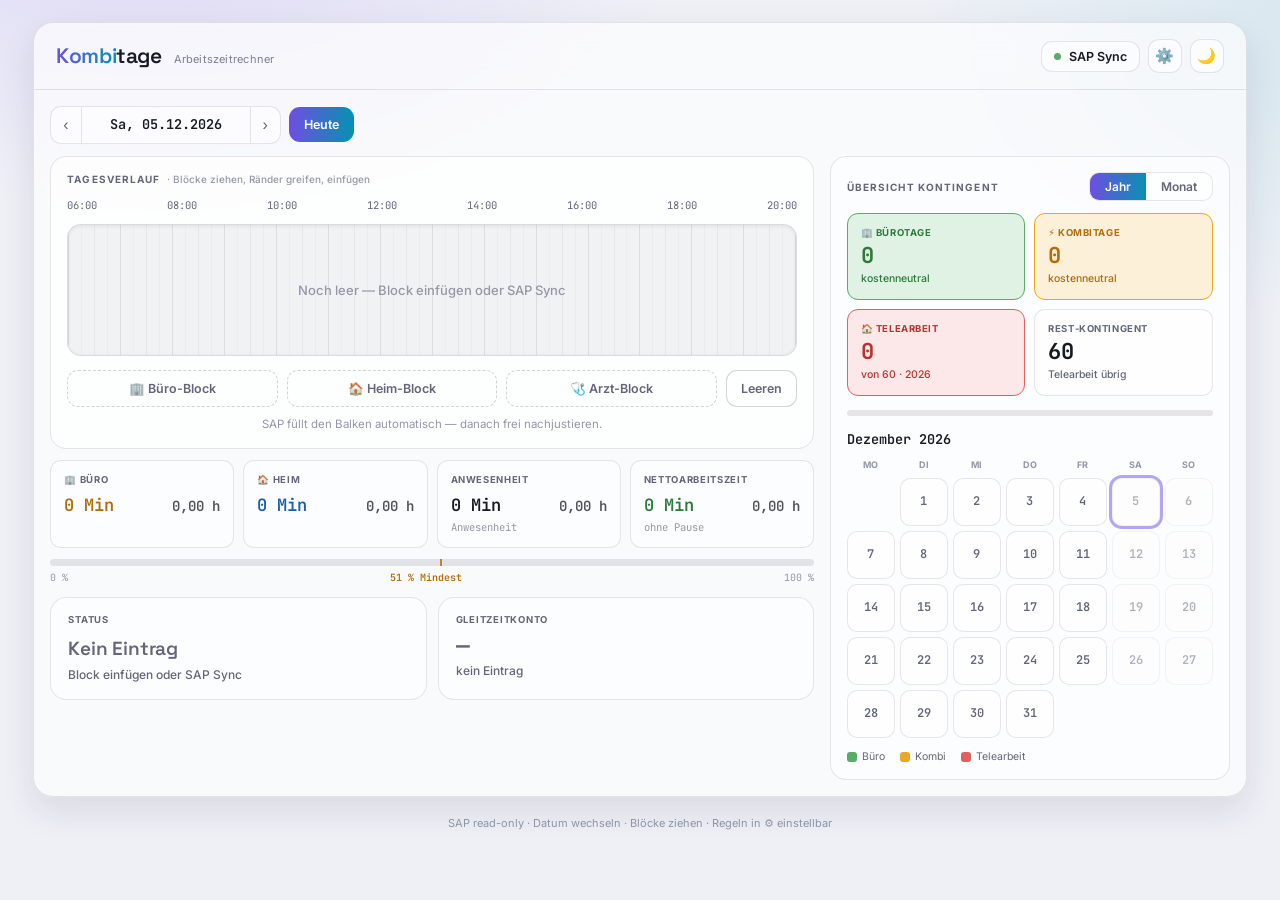
<file: kombitage-extension/kombi.html>
<!doctype html>
<html lang="de">
<head>
<meta charset="utf-8">
<meta name="viewport" content="width=device-width, initial-scale=1">
<title>Kombitage</title>
<link rel="preconnect" href="https://fonts.googleapis.com">
<link rel="preconnect" href="https://fonts.gstatic.com" crossorigin>
<link href="https://fonts.googleapis.com/css2?family=Space+Grotesk:wght@500;600;700&family=Inter:wght@400;500;600;700&family=JetBrains+Mono:wght@500;600;700&display=swap" rel="stylesheet">
<link rel="stylesheet" href="kombi.css">
</head>
<body>
<div class="wrap">
  <div class="shell">
    <div class="hdr">
      <div class="hdr-left">
        <div class="hdr-title"><span>Kombi</span>tage</div>
        <div class="hdr-sub">Arbeitszeitrechner</div>
      </div>
      <div class="hdr-right">
        <button class="sap-btn" id="sapBtn">
          <span class="dot"></span> SAP&nbsp;Sync <span class="cd" id="sapCd"></span>
        </button>
        <button class="icon-btn" id="setBtn" title="Einstellungen">&#9881;&#65039;</button>
        <button class="icon-btn" id="themeBtn" title="Theme wechseln">&#127769;</button>
      </div>
    </div>

    <div class="body">
      <!-- ======= HAUPTANSICHT ======= -->
      <div id="mainView">
        <div class="datebar">
          <div class="date-nav">
            <button id="prevDay" title="Vorheriger Tag">&#8249;</button>
            <div class="date-cur" id="dateCur">&mdash;</div>
            <button id="nextDay" title="N&auml;chster Tag">&#8250;</button>
          </div>
          <button class="today-btn" id="todayBtn">Heute</button>
          <span class="day-tag" id="dayTag"></span>
        </div>

        <div class="main-grid">
        <div class="col-left">
        <div class="card tl-card">
          <div class="card-label">Tagesverlauf <span style="font-weight:500;text-transform:none;letter-spacing:0;color:var(--subtle)">&middot; Bl&ouml;cke ziehen, R&auml;nder greifen, einf&uuml;gen</span></div>
          <div class="tl-wrap">
            <div class="axis" id="axis"></div>
            <div class="track" id="track"></div>
          </div>
          <div class="tl-actions">
            <button class="add-btn buro" id="addBuro">&#127970; B&uuml;ro-Block</button>
            <button class="add-btn heim" id="addHeim">&#127968; Heim-Block</button>
            <button class="add-btn arzt" id="addArzt">&#129658; Arzt-Block</button>
            <button class="ghost-btn" id="clearBtn">Leeren</button>
          </div>
          <div class="tl-hint" id="tlHint">SAP f&uuml;llt den Balken automatisch &mdash; danach frei nachjustieren.</div>
        </div>

        <div class="stats" id="stats"></div>

        <div class="bar-wrap">
          <div class="bar-track"><div class="bar-fill" id="barFill"></div><div class="bar-mark"></div></div>
          <div class="bar-labels"><span>0 %</span><span class="mid" id="barMidLbl">51 % Mindest</span><span>100 %</span></div>
        </div>

        <div class="duo">
          <div class="panel" id="statusPanel"></div>
          <div class="panel" id="gzPanel"></div>
        </div>

        <div class="card" id="planCard"></div>
        </div><!-- /col-left -->

        <div class="col-right">
        <div class="card">
          <div class="ov-head">
            <div class="card-label" style="margin:0">&Uuml;bersicht Kontingent</div>
            <div class="seg" id="ovSeg">
              <button data-scope="year" class="on">Jahr</button>
              <button data-scope="month">Monat</button>
            </div>
          </div>
          <div class="ov-grid" id="ovGrid"></div>
          <div class="quota-bar"><div class="quota-fill" id="quotaFill"></div></div>
          <div class="proj" id="ovProj"></div>
          <div class="sapline" id="sapLine"></div>
          <div class="cal" id="cal"></div>
        </div>
        </div><!-- /col-right -->
        </div><!-- /main-grid -->
      </div>

      <!-- ======= EINSTELLUNGEN ======= -->
      <div id="settingsView">
        <div class="card">
          <div class="card-label">Firmen-Regeln</div>
          <div class="set-grid">
            <div class="set-field">
              <label class="set-label">B&uuml;ro-Mindestanteil (Kombitag-Schwelle)</label>
              <div class="set-row"><input class="set-input" id="s_threshold" inputmode="numeric" style="width:90px"><span style="align-self:center;color:var(--muted);font-size:15px">%</span></div>
              <span class="set-hint">Ab hier z&auml;hlt ein gemischter Tag als Kombitag statt Telearbeit.</span>
            </div>
            <div class="set-field">
              <label class="set-label">Telearbeit-Kontingent pro Jahr</label>
              <div class="set-row"><input class="set-input" id="s_quota" inputmode="numeric" style="width:90px"><span style="align-self:center;color:var(--muted);font-size:15px">Tage</span></div>
              <span class="set-hint">Wie viele Telearbeitstage dir im Jahr zustehen.</span>
            </div>
            <div class="set-field">
              <label class="set-label">Telearbeit-Kontingent pro Monat</label>
              <div class="set-row"><input class="set-input" id="s_quotaMonthly" inputmode="numeric" style="width:90px"><span style="align-self:center;color:var(--muted);font-size:15px">Tage</span></div>
              <span class="set-hint">Optional. 0 = kein Monatslimit (nur das Jahreslimit z&auml;hlt).</span>
            </div>
            <div class="set-field">
              <label class="set-label">Sollzeit pro Tag</label>
              <input class="set-input" id="s_soll" inputmode="numeric" placeholder="7:42">
              <span class="set-hint">Netto-Arbeitszeit f&uuml;rs Gleitzeitkonto (Std:Min).</span>
            </div>
            <div class="set-field">
              <label class="set-label">Normaltag-L&auml;nge</label>
              <input class="set-input" id="s_normal" inputmode="numeric" placeholder="8:12">
              <span class="set-hint">Anwesenheit brutto f&uuml;r &bdquo;Normaltag Ende&ldquo; (Std:Min).</span>
            </div>
            <div class="set-field">
              <label class="set-label">Mittagspause</label>
              <div class="set-row"><input class="set-input" id="s_lunch" inputmode="numeric" style="width:90px"><span style="align-self:center;color:var(--muted);font-size:15px">Min</span></div>
              <span class="set-hint">Pflichtpause, wird ab 6 h Arbeit abgezogen.</span>
            </div>
            <div class="set-field">
              <label class="set-label">Pausen-Fenster</label>
              <div class="set-row"><input class="set-input" id="s_lwStart" inputmode="numeric" placeholder="10:00"><span style="align-self:center;color:var(--muted)">&ndash;</span><input class="set-input" id="s_lwEnd" inputmode="numeric" placeholder="14:00"></div>
              <span class="set-hint">In diesem Fenster z&auml;hlen L&uuml;cken als Pause.</span>
            </div>
          </div>
        </div>

        <div class="card">
          <div class="card-label">SAP-Sync</div>
          <div class="set-grid">
            <div class="set-field full">
              <label class="set-check"><input type="checkbox" id="s_live"> Live-Aktualisierung automatisch</label>
              <span class="set-hint">Holt die SAP-Daten in einem Intervall automatisch neu (read-only).</span>
            </div>
            <div class="set-field">
              <label class="set-label">Intervall</label>
              <div class="set-row"><input class="set-input" id="s_liveMin" inputmode="numeric" style="width:90px"><span style="align-self:center;color:var(--muted);font-size:15px">Min</span></div>
            </div>
            <div class="set-field">
              <label class="set-label">SAP-URL</label>
              <input class="set-input sm" id="s_sapUrl" spellcheck="false">
              <span class="set-hint">Virtuelles Terminal &mdash; nur &auml;ndern, wenn sich die Adresse &auml;ndert.</span>
            </div>
          </div>
          <div class="set-actions">
            <button class="btn-primary" id="saveSet">Speichern &amp; zur&uuml;ck</button>
            <button class="btn-reset" id="resetSet">Standard</button>
          </div>
        </div>
        <div class="note" style="margin-top:6px">SAP wird ausschlie&szlig;lich <b>gelesen</b>. Stempelaktionen l&ouml;st die Extension nie aus. &Auml;nderungen wirken sofort auf alle Tage.</div>
      </div>
    </div>
  </div>

  <div class="note" id="footNote">
    SAP read-only &middot; Datum wechseln &middot; Bl&ouml;cke ziehen &middot; Regeln in &#9881;&#65039; einstellbar
  </div>
</div>

<div class="toast" id="toast"><span class="dot"></span><span id="toastMsg"></span></div>

<script src="kombi.js"></script>
</body>
</html>
</file>
<file: kombitage-extension/kombi.css>
:root{
  --paper:#eef0f6; --card:rgba(255,255,255,.66); --card-2:rgba(255,255,255,.5);
  --border:rgba(20,20,40,.10); --border-strong:rgba(20,20,40,.18);
  --ink:#191a22; --muted:#63667a; --subtle:#9497a8;
  --amber:#b06d0a; --amber-2:#e8a825; --amber-bg:#fdf0d8; --amber-border:#e8a825;
  --blue:#1a5fa8; --blue-2:#4a8fd4; --blue-bg:#deeaf8; --blue-border:#4a8fd4;
  --green:#2d7a3a; --green-bg:#e0f2e4; --green-border:#5aaa68;
  --red:#b83232; --red-bg:#fce8e8; --red-border:#e06060;
  --accent:#6d4fe0; --accent-2:#8b5cf6; --accent-cyan:#0891b2; --accent-bg:rgba(109,79,224,.09); --accent-border:rgba(109,79,224,.35);
  --hdr:#191a22; --hdr-sub:#7d7f90; --scrim:#191a22;
  --glass-blur:18px;
  --bg-glow:
    radial-gradient(ellipse 900px 500px at 12% -10%, rgba(139,92,246,.16), transparent 60%),
    radial-gradient(ellipse 800px 500px at 105% 5%, rgba(8,145,178,.10), transparent 55%),
    var(--paper);
  --font:'Inter',ui-sans-serif,system-ui,-apple-system,'Segoe UI',Roboto,sans-serif;
  --display:'Space Grotesk',var(--font);
  --mono:'JetBrains Mono',ui-monospace,'Cascadia Code','SF Mono',Consolas,monospace;
  --radius:16px; --radius-sm:11px;
  --shadow:0 14px 34px rgba(30,20,60,.10);
  --inset:rgba(20,20,40,.05);
  --thr:51%;
  color-scheme:light;
}
@media (prefers-color-scheme:dark){:root{
  --paper:#0a0a12; --card:rgba(255,255,255,.05); --card-2:rgba(255,255,255,.035);
  --border:rgba(255,255,255,.10); --border-strong:rgba(255,255,255,.16);
  --ink:#f1f1f7; --muted:#a3a4ba; --subtle:#66677e;
  --amber:#e8a825; --amber-2:#f0c04a; --amber-bg:rgba(232,168,37,.10); --amber-border:rgba(232,168,37,.35);
  --blue:#5090d8; --blue-2:#6ba6e6; --blue-bg:rgba(80,144,216,.12); --blue-border:rgba(80,144,216,.35);
  --green:#5ab868; --green-bg:rgba(90,184,104,.12); --green-border:rgba(90,184,104,.35);
  --red:#e06868; --red-bg:rgba(224,104,104,.12); --red-border:rgba(224,104,104,.35);
  --accent:#a78bfa; --accent-2:#c4b5fd; --accent-cyan:#67e8f9; --accent-bg:rgba(167,139,250,.12); --accent-border:rgba(167,139,250,.35);
  --hdr:#f1f1f7; --hdr-sub:#83849c; --scrim:#191a22; --shadow:0 20px 50px rgba(0,0,0,.5); --inset:rgba(0,0,0,.28);
  --bg-glow:
    radial-gradient(ellipse 900px 500px at 12% -10%, rgba(167,139,250,.30), transparent 60%),
    radial-gradient(ellipse 800px 500px at 105% 5%, rgba(103,232,249,.16), transparent 55%),
    radial-gradient(ellipse 700px 600px at 50% 115%, rgba(251,113,133,.08), transparent 60%),
    var(--paper);
  color-scheme:dark;
}}
:root[data-theme="light"]{
  --paper:#eef0f6; --card:rgba(255,255,255,.66); --card-2:rgba(255,255,255,.5); --border:rgba(20,20,40,.10); --border-strong:rgba(20,20,40,.18);
  --ink:#191a22; --muted:#63667a; --subtle:#9497a8;
  --amber:#b06d0a; --amber-2:#e8a825; --amber-bg:#fdf0d8; --amber-border:#e8a825;
  --blue:#1a5fa8; --blue-2:#4a8fd4; --blue-bg:#deeaf8; --blue-border:#4a8fd4;
  --green:#2d7a3a; --green-bg:#e0f2e4; --green-border:#5aaa68;
  --red:#b83232; --red-bg:#fce8e8; --red-border:#e06060;
  --accent:#6d4fe0; --accent-2:#8b5cf6; --accent-cyan:#0891b2; --accent-bg:rgba(109,79,224,.09); --accent-border:rgba(109,79,224,.35);
  --hdr:#191a22; --hdr-sub:#7d7f90; --scrim:#191a22; --shadow:0 14px 34px rgba(30,20,60,.10); --inset:rgba(20,20,40,.05);
  --bg-glow:
    radial-gradient(ellipse 900px 500px at 12% -10%, rgba(139,92,246,.16), transparent 60%),
    radial-gradient(ellipse 800px 500px at 105% 5%, rgba(8,145,178,.10), transparent 55%),
    var(--paper);
  color-scheme:light;
}
:root[data-theme="dark"]{
  --paper:#0a0a12; --card:rgba(255,255,255,.05); --card-2:rgba(255,255,255,.035); --border:rgba(255,255,255,.10); --border-strong:rgba(255,255,255,.16);
  --ink:#f1f1f7; --muted:#a3a4ba; --subtle:#66677e;
  --amber:#e8a825; --amber-2:#f0c04a; --amber-bg:rgba(232,168,37,.10); --amber-border:rgba(232,168,37,.35);
  --blue:#5090d8; --blue-2:#6ba6e6; --blue-bg:rgba(80,144,216,.12); --blue-border:rgba(80,144,216,.35);
  --green:#5ab868; --green-bg:rgba(90,184,104,.12); --green-border:rgba(90,184,104,.35);
  --red:#e06868; --red-bg:rgba(224,104,104,.12); --red-border:rgba(224,104,104,.35);
  --accent:#a78bfa; --accent-2:#c4b5fd; --accent-cyan:#67e8f9; --accent-bg:rgba(167,139,250,.12); --accent-border:rgba(167,139,250,.35);
  --hdr:#f1f1f7; --hdr-sub:#83849c; --scrim:#191a22; --shadow:0 20px 50px rgba(0,0,0,.5); --inset:rgba(0,0,0,.28);
  --bg-glow:
    radial-gradient(ellipse 900px 500px at 12% -10%, rgba(167,139,250,.30), transparent 60%),
    radial-gradient(ellipse 800px 500px at 105% 5%, rgba(103,232,249,.16), transparent 55%),
    radial-gradient(ellipse 700px 600px at 50% 115%, rgba(251,113,133,.08), transparent 60%),
    var(--paper);
  color-scheme:dark;
}

*{box-sizing:border-box;margin:0;padding:0}
body{background:var(--bg-glow);font-family:var(--font);color:var(--ink);line-height:1.45;
  -webkit-font-smoothing:antialiased;padding:22px clamp(14px,2.6vw,64px) 60px;transition:background .3s,color .3s;min-height:100vh}
.wrap{width:100%;max-width:none;margin:0 auto}
.mono{font-family:var(--mono);font-variant-numeric:tabular-nums}

/* Zwei-Spalten-Layout auf breiten Bildschirmen.
   Rechte Spalte fix & kompakt, linke (Zeitstrahl/Rechner) nimmt den ganzen Rest. */
.main-grid{display:block}
.col-left>*:last-child,.col-right>*:last-child{margin-bottom:0}
@media(min-width:1000px){
  .main-grid{display:grid;grid-template-columns:minmax(0,1fr) 400px;gap:16px;align-items:start}
}
@media(min-width:1500px){
  .main-grid{grid-template-columns:minmax(0,1fr) 440px;gap:18px}
}

.shell{background:var(--card);backdrop-filter:blur(var(--glass-blur));-webkit-backdrop-filter:blur(var(--glass-blur));
  border:1px solid var(--border);border-radius:20px;overflow:hidden;box-shadow:var(--shadow)}
.hdr{padding:16px 22px;display:flex;align-items:center;justify-content:space-between;gap:14px;flex-wrap:wrap;
  border-bottom:1px solid var(--border)}
.hdr-left{display:flex;align-items:baseline;gap:12px}
.hdr-title{font-family:var(--display);font-size:21px;font-weight:600;color:var(--ink);letter-spacing:-.02em}
.hdr-title span{background:linear-gradient(90deg,var(--accent),var(--accent-cyan));-webkit-background-clip:text;background-clip:text;color:transparent}
.hdr-sub{font-size:11px;color:var(--hdr-sub);letter-spacing:.02em}
.hdr-right{display:flex;align-items:center;gap:8px}
.sap-btn{display:flex;align-items:center;gap:8px;background:var(--card-2);border:1px solid var(--border);
  color:var(--ink);border-radius:11px;padding:7px 12px;cursor:pointer;font-family:var(--font);font-size:12.5px;font-weight:600;transition:.18s}
.sap-btn:hover{border-color:var(--border-strong)}
.sap-btn:disabled{opacity:.6;cursor:default}
.sap-btn .dot{width:7px;height:7px;border-radius:50%;background:var(--green-border)}
.sap-btn.live .dot{animation:pulse 2s infinite}
.sap-btn.running .dot{background:var(--amber-2);animation:pulse 1s infinite}
.sap-btn.err .dot{background:var(--red-border)}
.sap-btn .cd{font-family:var(--mono);color:var(--muted);font-size:11.5px}
.sap-btn .cd:empty{display:none}
@keyframes pulse{0%,100%{opacity:1}50%{opacity:.3}}
.icon-btn{background:var(--card-2);border:1px solid var(--border);color:var(--muted);
  border-radius:11px;width:34px;height:34px;cursor:pointer;font-size:15px;display:flex;align-items:center;justify-content:center;transition:.18s}
.icon-btn:hover{border-color:var(--border-strong);color:var(--ink)}
.icon-btn.on{background:linear-gradient(90deg,var(--accent),var(--accent-cyan));border-color:transparent;color:#fff}

.body{padding:16px}

.datebar{display:flex;align-items:center;gap:8px;margin-bottom:12px}
.date-nav{display:flex;align-items:center;background:var(--card-2);border:1px solid var(--border);border-radius:var(--radius-sm);overflow:hidden}
.date-nav button{background:transparent;border:none;color:var(--muted);cursor:pointer;font-size:16px;padding:8px 12px;transition:.15s;line-height:1}
.date-nav button:hover{background:var(--card);color:var(--ink)}
.date-cur{padding:8px 14px;font-size:13.5px;font-weight:600;font-family:var(--mono);min-width:170px;text-align:center;border-left:1px solid var(--border);border-right:1px solid var(--border)}
.today-btn{background:var(--card-2);border:1px solid var(--border);border-radius:var(--radius-sm);color:var(--muted);cursor:pointer;padding:9px 14px;font-family:var(--font);font-size:12.5px;font-weight:600;transition:.15s}
.today-btn:hover{color:var(--ink);border-color:var(--border-strong)}
.today-btn.active{background:linear-gradient(90deg,var(--accent),var(--accent-cyan));border-color:transparent;color:#fff}
.day-tag{margin-left:auto;font-size:11px;font-weight:700;letter-spacing:.05em;text-transform:uppercase;padding:5px 11px;border-radius:999px;border:1px solid}

.card{background:var(--card-2);border:1px solid var(--border);border-radius:var(--radius);padding:15px 16px;margin-bottom:11px}
.card-label{font-size:10px;font-weight:700;letter-spacing:.11em;text-transform:uppercase;color:var(--muted);margin-bottom:12px;display:flex;align-items:center;gap:7px}

.tl-card{background:var(--card);position:relative}
.tl-wrap{position:relative;padding-top:26px}
.axis{position:absolute;left:0;right:0;top:0;display:flex;justify-content:space-between;font-size:10.5px;color:var(--muted);font-family:var(--mono)}
.track{position:relative;height:132px;border-radius:14px;background:var(--inset);
  border:1px solid var(--border);overflow:hidden;box-shadow:inset 0 1px 4px rgba(0,0,0,.08);touch-action:none;user-select:none}
.grid-line{position:absolute;top:0;bottom:0;width:1px;background:var(--border)}
.grid-line.major{opacity:.9}.grid-line.half{opacity:.5}.grid-line.q{opacity:.22}
.now-line{position:absolute;top:0;bottom:0;width:2px;background:var(--red);z-index:6;box-shadow:0 0 0 3px var(--red-bg)}
.now-line::before{content:"Jetzt";position:absolute;top:6px;left:50%;transform:translateX(-50%);font-size:10px;color:#fff;
  background:var(--red);padding:2px 7px;border-radius:999px;white-space:nowrap;font-weight:600}
.target-line{position:absolute;top:0;bottom:0;width:2px;background:var(--green-border);z-index:4;opacity:.85}
.target-line::before{content:attr(data-label);position:absolute;bottom:6px;left:50%;transform:translateX(-50%);font-size:10px;color:#fff;
  background:var(--green);padding:2px 7px;border-radius:999px;white-space:nowrap;font-weight:600}
.normal-line{position:absolute;top:0;bottom:0;width:2px;background:#4a8fe0;z-index:4;opacity:.85}
.normal-line::before{content:attr(data-label);position:absolute;bottom:6px;left:50%;transform:translateX(-50%);font-size:10px;color:#fff;
  background:#3b7dd8;padding:2px 7px;border-radius:999px;white-space:nowrap;font-weight:600}
.deadline-line{position:absolute;top:0;bottom:0;width:2px;background:var(--red-border);z-index:4;opacity:.85}
.deadline-line::before{content:attr(data-label);position:absolute;bottom:24px;left:50%;transform:translateX(-50%);font-size:10px;color:#fff;
  background:var(--red);padding:2px 7px;border-radius:999px;white-space:nowrap;font-weight:600}
.block{position:absolute;top:20px;height:92px;border-radius:15px;padding:11px 12px;color:#fff;
  display:flex;flex-direction:column;justify-content:space-between;overflow:visible;cursor:grab;
  box-shadow:0 10px 22px rgba(15,23,42,.20);border:1px solid rgba(255,255,255,.34);transition:box-shadow .15s,transform .15s}
.block:hover{transform:translateY(-1px);box-shadow:0 16px 30px rgba(15,23,42,.28);z-index:8}
.block.dragging{cursor:grabbing;transform:none;z-index:9}
.block.buro{background:linear-gradient(135deg,var(--amber),var(--amber-2))}
.block.heim{background:linear-gradient(135deg,var(--blue),var(--blue-2))}
.block.arzt{background:linear-gradient(135deg,var(--accent),var(--accent-2))}
.block-top{display:flex;align-items:center;gap:6px}
.block-type{font-family:var(--display);font-weight:600;font-size:13px;letter-spacing:-.01em;display:flex;align-items:center;gap:5px;white-space:nowrap}
.block-time{font-family:var(--mono);font-size:12.5px;opacity:.95}
.block-acts{position:absolute;top:6px;right:6px;display:flex;gap:4px;opacity:0;transform:translateY(-2px);transition:.14s;pointer-events:none;z-index:4}
.block:hover .block-acts{opacity:1;transform:none;pointer-events:auto}
.b-act{background:rgba(20,16,10,.34);border:1px solid rgba(255,255,255,.28);color:#fff;border-radius:6px;width:21px;height:21px;cursor:pointer;font-size:11px;line-height:1;display:flex;align-items:center;justify-content:center;transition:.14s;backdrop-filter:blur(2px)}
.b-act:hover{background:rgba(20,16,10,.6)}
.handle{position:absolute;top:0;bottom:0;width:16px;cursor:ew-resize;z-index:3}
.handle.l{left:-3px}.handle.r{right:-3px}
.handle::after{content:"";position:absolute;top:32px;bottom:32px;left:6px;width:4px;border-radius:99px;background:rgba(255,255,255,.55);opacity:0;transition:.14s}
.block:hover .handle::after{opacity:1}
.block.compact{padding:9px 7px;align-items:center;text-align:center}
.block.compact .block-top{flex-direction:column;gap:2px}
.block.compact .block-type{font-size:12px}
.pause-pill{position:absolute;height:9px;background:var(--amber-2);border-radius:999px;bottom:9px;z-index:5;box-shadow:0 0 0 3px var(--amber-bg)}
.tl-empty{position:absolute;inset:0;display:flex;align-items:center;justify-content:center;color:var(--subtle);font-size:13px;font-weight:500}
.tl-actions{display:grid;grid-template-columns:repeat(3,1fr) auto;gap:9px;margin-top:14px}
.add-btn{padding:10px;background:transparent;border:1.5px dashed var(--border-strong);color:var(--muted);cursor:pointer;
  font-family:var(--font);font-size:12.5px;font-weight:600;border-radius:11px;transition:.15s;display:flex;align-items:center;justify-content:center;gap:6px}
.add-btn.buro:hover{border-color:var(--amber);color:var(--amber);background:var(--amber-bg)}
.add-btn.heim:hover{border-color:var(--blue);color:var(--blue);background:var(--blue-bg)}
.add-btn.arzt:hover{border-color:var(--accent);color:var(--accent);background:var(--accent-bg)}
.ghost-btn{padding:10px 14px;background:var(--card-2);border:1px solid var(--border-strong);color:var(--muted);cursor:pointer;
  font-family:var(--font);font-size:12.5px;font-weight:600;border-radius:11px;transition:.15s}
.ghost-btn:hover{color:var(--ink);border-color:var(--ink)}
.tl-hint{font-size:11.5px;color:var(--subtle);margin-top:9px;text-align:center}
.tl-hint.sap{color:var(--blue)}
.tl-hint.err{color:var(--red)}

/* ── Block-Editor (minutengenaue Zeiteingabe) ── */
.blk-editor{position:absolute;top:30px;z-index:20;width:238px;max-width:calc(100% - 8px);
  background:color-mix(in srgb, var(--paper) 78%, transparent);backdrop-filter:blur(var(--glass-blur));
  -webkit-backdrop-filter:blur(var(--glass-blur));border:1px solid var(--border-strong);
  border-radius:12px;padding:12px 13px;box-shadow:0 20px 48px rgba(0,0,0,.45)}
.be-row{display:flex;align-items:center;gap:7px}
.be-row label{font-size:11px;font-weight:700;color:var(--ink)}
.be-in{width:66px;background:var(--card-2);border:1.5px solid var(--border-strong);border-radius:8px;
  color:var(--ink);font-family:var(--mono);font-size:15px;font-weight:700;padding:7px 8px;text-align:center}
.be-in::selection{background:var(--accent);color:#fff}
.be-in:focus{outline:none;border-color:var(--accent);box-shadow:0 0 0 3px var(--accent-bg)}
.be-hint{font-size:11px;color:var(--muted);margin-top:8px}
.be-hint.err{color:var(--red)}
.be-actions{display:flex;gap:7px;margin-top:9px}
.be-ok{flex:1;background:var(--accent);border:none;color:#fff;border-radius:8px;padding:7px;cursor:pointer;font-family:var(--font);font-size:12px;font-weight:600}
.be-ok:hover{filter:brightness(1.08)}
.be-cancel{background:var(--card-2);border:1px solid var(--border-strong);color:var(--muted);border-radius:8px;padding:7px 11px;cursor:pointer;font-family:var(--font);font-size:12px;font-weight:600}
.be-cancel:hover{color:var(--ink);border-color:var(--ink)}

/* ── GLZ-Panel: heutiger Beitrag (links) + hochgerechneter Kontostand (rechts) ── */
.gz-cols{display:flex;gap:11px;align-items:flex-start}
.gz-col{flex:1;min-width:0}
.gz-col-r{border-left:1px solid var(--border);padding-left:11px}
.gz-cols .gz-val{font-size:18px;white-space:nowrap}
.gz-sub2{font-family:var(--mono);font-size:12.5px;font-weight:600;margin-top:2px}
.gz-hint{font-size:11px;font-weight:500;line-height:1.4;color:var(--subtle)}
.gz-saprow{display:flex;justify-content:space-between;align-items:baseline;margin-top:10px;padding-top:9px;border-top:1px solid var(--border)}
.gz-saplbl{color:var(--muted);font-size:10px;font-weight:700;letter-spacing:.06em;text-transform:uppercase}
.gz-sapval{font-size:16px;font-weight:600}

.stats{display:grid;grid-template-columns:repeat(4,1fr);gap:9px;margin-bottom:11px}
.stat{background:var(--card-2);border:1px solid var(--border);border-radius:var(--radius-sm);padding:12px 13px;transition:.2s}
.stat.on-amber{background:var(--amber-bg);border-color:var(--amber-border)}
.stat.on-blue{background:var(--blue-bg);border-color:var(--blue-border)}
.stat-lbl{font-size:9.5px;font-weight:700;letter-spacing:.07em;text-transform:uppercase;margin-bottom:6px;display:flex;align-items:center;gap:4px;color:var(--muted)}
.stat-val{font-family:var(--mono);font-size:17px;font-weight:600}
.stat-row{display:flex;justify-content:space-between;align-items:baseline;gap:6px}
.stat-dec{font-family:var(--mono);font-size:14px;font-weight:600;color:var(--text);opacity:.75;white-space:nowrap}
.stat-pct{font-size:10.5px;color:var(--subtle);margin-top:3px;font-family:var(--mono)}
.live-dot{width:6px;height:6px;border-radius:50%;background:var(--green-border);animation:pulse 2s infinite;display:inline-block}

.bar-wrap{margin-bottom:11px}
.bar-track{height:7px;background:var(--border);border-radius:4px;overflow:hidden;position:relative}
.bar-fill{height:100%;border-radius:4px;transition:width .4s,background .3s}
.bar-mark{position:absolute;left:var(--thr);top:-2px;width:2px;height:11px;background:var(--amber);opacity:.8}
.bar-labels{display:flex;justify-content:space-between;font-size:10px;color:var(--subtle);margin-top:5px;font-family:var(--mono)}
.bar-labels .mid{color:var(--amber);font-weight:600}

.duo{display:grid;grid-template-columns:1fr 1fr;gap:11px;margin-bottom:11px}
.panel{border-radius:var(--radius);padding:15px 17px;border:1.5px solid}
.panel-lbl{font-size:9.5px;font-weight:700;letter-spacing:.08em;text-transform:uppercase;margin-bottom:8px;display:flex;align-items:center;gap:6px}
.panel-badge{font-family:var(--display);font-size:19px;font-weight:600;letter-spacing:-.01em}
.panel-sub{font-size:12px;font-weight:500;margin-top:4px}
.gz-val{font-family:var(--mono);font-size:23px;font-weight:600;line-height:1}
.mini-bar{height:4px;background:var(--border);border-radius:2px;overflow:hidden;position:relative;margin-top:11px}
.mini-fill{height:100%;border-radius:2px}
.mini-mark{position:absolute;left:var(--thr);top:0;width:1.5px;height:100%;background:var(--amber);opacity:.85}

.plan-grid{display:grid;grid-template-columns:1fr 1fr;gap:10px}
.pbox{border-radius:var(--radius-sm);padding:13px 15px;border:1px solid}
.pbox-lbl{font-size:9.5px;font-weight:700;letter-spacing:.07em;text-transform:uppercase;margin-bottom:6px}
.pbox-time{font-family:var(--mono);font-size:26px;font-weight:600;line-height:1}
.pbox-sub{font-size:11px;margin-top:5px;font-weight:500}

.ov-head{display:flex;align-items:baseline;justify-content:space-between;margin-bottom:12px}
.ov-year{font-family:var(--mono);font-size:15px;font-weight:600}
.ov-grid{display:grid;grid-template-columns:1fr 1fr;gap:9px;margin-bottom:14px}
.ov-tile{border-radius:var(--radius-sm);padding:12px 13px;border:1px solid}
.ov-tile.buro{background:var(--green-bg);border-color:var(--green-border)}
.ov-tile.kombi{background:var(--amber-bg);border-color:var(--amber-border)}
.ov-tile.tele{background:var(--red-bg);border-color:var(--red-border)}
.ov-tile.rest{background:var(--card-2);border-color:var(--border)}
.ov-tile-lbl{font-size:9.5px;font-weight:700;letter-spacing:.06em;text-transform:uppercase;margin-bottom:6px}
.ov-tile-val{font-family:var(--mono);font-size:22px;font-weight:700;line-height:1}
.ov-tile-sub{font-size:10.5px;margin-top:4px;font-weight:500}
.quota-bar{height:6px;background:var(--border);border-radius:3px;overflow:hidden;margin:2px 0 14px}
.quota-fill{height:100%;background:var(--red-border);border-radius:3px;transition:width .4s}
.strip-lbl{font-size:9.5px;font-weight:700;letter-spacing:.07em;text-transform:uppercase;color:var(--muted);margin-bottom:9px}
.strip{display:flex;gap:6px;overflow-x:auto;padding-bottom:4px}
.chip{flex:0 0 auto;width:44px;border-radius:11px;border:1px solid var(--border);background:var(--card-2);
  padding:8px 4px;text-align:center;cursor:pointer;transition:.15s}
.chip:hover{border-color:var(--border-strong);transform:translateY(-1px)}
.chip.sel{outline:2px solid var(--accent);outline-offset:1px}
.chip-day{font-size:9px;color:var(--muted);font-weight:700;text-transform:uppercase}
.chip-num{font-family:var(--mono);font-size:13px;font-weight:600;margin:2px 0 5px}
.chip-dot{width:9px;height:9px;border-radius:50%;margin:0 auto}
.chip-dot.buro{background:var(--green-border)}.chip-dot.kombi{background:var(--amber-2)}.chip-dot.tele{background:var(--red-border)}.chip-dot.none{background:var(--border-strong)}

.seg{display:inline-flex;background:var(--card-2);border:1px solid var(--border);border-radius:10px;overflow:hidden}
.seg button{background:transparent;border:none;color:var(--muted);cursor:pointer;font-family:var(--font);font-size:12px;font-weight:600;padding:6px 15px;transition:.15s}
.seg button:hover{color:var(--ink)}
.seg button.on{background:linear-gradient(90deg,var(--accent),var(--accent-cyan));color:#fff}
.proj{font-size:11.5px;font-weight:500;margin:0 0 12px;min-height:1px;display:flex;align-items:center;gap:6px}
.sapline{font-size:11px;font-weight:600;color:var(--blue);margin:0 0 14px;display:flex;align-items:center;gap:6px;
  background:var(--blue-bg);border:1px solid var(--blue-border);border-radius:var(--radius-sm);padding:8px 11px}

.cal-head{display:flex;align-items:center;justify-content:space-between;margin-bottom:9px}
.cal-title{font-family:var(--mono);font-size:13.5px;font-weight:600}
.cal-grid{display:grid;grid-template-columns:repeat(7,1fr);gap:5px}
.cal-dow{font-size:9px;font-weight:700;text-transform:uppercase;color:var(--subtle);text-align:center;padding-bottom:2px}
.cal-cell{aspect-ratio:1;border-radius:10px;border:1px solid var(--border);background:var(--card-2);
  display:flex;align-items:center;justify-content:center;font-family:var(--mono);font-size:12px;font-weight:600;color:var(--muted);cursor:pointer;transition:transform .12s,box-shadow .12s}
.cal-cell.empty{background:transparent;border:none;cursor:default}
.cal-cell.weekend{opacity:.5}
.cal-cell.buro{background:var(--green-bg);border-color:var(--green-border);color:var(--green)}
.cal-cell.kombi{background:var(--amber-bg);border-color:var(--amber-border);color:var(--amber)}
.cal-cell.tele{background:var(--red-bg);border-color:var(--red-border);color:var(--red)}
.cal-cell.today{outline:2px solid var(--accent);outline-offset:1px}
.cal-cell.sel{box-shadow:0 0 0 2px var(--accent)}
.cal-cell:not(.empty):hover{transform:translateY(-1px);box-shadow:0 4px 12px rgba(15,23,42,.12)}
.cal-legend{display:flex;gap:15px;flex-wrap:wrap;margin-top:11px;font-size:10.5px;color:var(--muted)}
.cal-legend span{display:flex;align-items:center;gap:5px}
.cal-legend i{width:10px;height:10px;border-radius:3px;display:inline-block}

#settingsView{display:none}
.set-grid{display:grid;grid-template-columns:1fr 1fr;gap:12px}
.set-field{display:flex;flex-direction:column}
.set-field.full{grid-column:1/-1}
.set-label{font-size:11.5px;font-weight:600;color:var(--muted);margin-bottom:6px}
.set-hint{font-size:10.5px;color:var(--subtle);margin-top:5px}
.set-input{background:var(--card-2);border:1px solid var(--border-strong);border-radius:var(--radius-sm);color:var(--ink);
  font-family:var(--mono);font-size:17px;padding:9px 12px;outline:none;transition:border-color .15s;width:100%}
.set-input:focus{border-color:var(--accent)}
.set-input.err{border-color:var(--red)}
.set-input.sm{font-size:13px}
.set-row{display:flex;gap:10px}
.set-check{display:flex;align-items:center;gap:9px;cursor:pointer;font-size:13px;font-weight:600;color:var(--ink)}
.set-check input{width:18px;height:18px;accent-color:var(--accent)}
.set-actions{display:flex;gap:9px;margin-top:16px}
.btn-primary{flex:1;padding:11px;background:linear-gradient(90deg,var(--accent),var(--accent-cyan));border:none;color:#fff;border-radius:11px;cursor:pointer;font-family:var(--font);font-size:13px;font-weight:700;transition:.15s}
.btn-primary:hover{filter:brightness(1.06)}
.btn-reset{padding:11px 16px;background:var(--card-2);border:1px solid var(--border-strong);color:var(--muted);border-radius:11px;cursor:pointer;font-family:var(--font);font-size:13px;font-weight:600;transition:.15s}
.btn-reset:hover{color:var(--ink);border-color:var(--ink)}

.toast{position:fixed;left:50%;bottom:24px;transform:translateX(-50%) translateY(20px);background:var(--scrim);color:#fff;
  padding:11px 18px;border-radius:12px;font-size:13px;font-weight:600;box-shadow:0 12px 30px rgba(0,0,0,.3);
  opacity:0;pointer-events:none;transition:.3s;z-index:50;display:flex;align-items:center;gap:9px;max-width:90vw}
.toast.show{opacity:1;transform:translateX(-50%) translateY(0)}
.toast .dot{width:7px;height:7px;border-radius:50%;background:var(--green-border);flex-shrink:0}
.toast.err .dot{background:var(--red-border)}

.note{font-size:11px;color:var(--subtle);text-align:center;margin-top:18px;line-height:1.6}
.note b{color:var(--muted);font-weight:600}

@media(max-width:640px){
  .stats,.ov-grid{grid-template-columns:1fr 1fr}
  .duo,.plan-grid,.set-grid{grid-template-columns:1fr}
  .tl-actions{grid-template-columns:1fr 1fr}
  .tl-actions .ghost-btn{grid-column:1/-1}
  .date-cur{min-width:0;flex:1}
  .datebar{flex-wrap:wrap}
}
@media(prefers-reduced-motion:reduce){*{transition:none!important;animation:none!important}}
</file>
